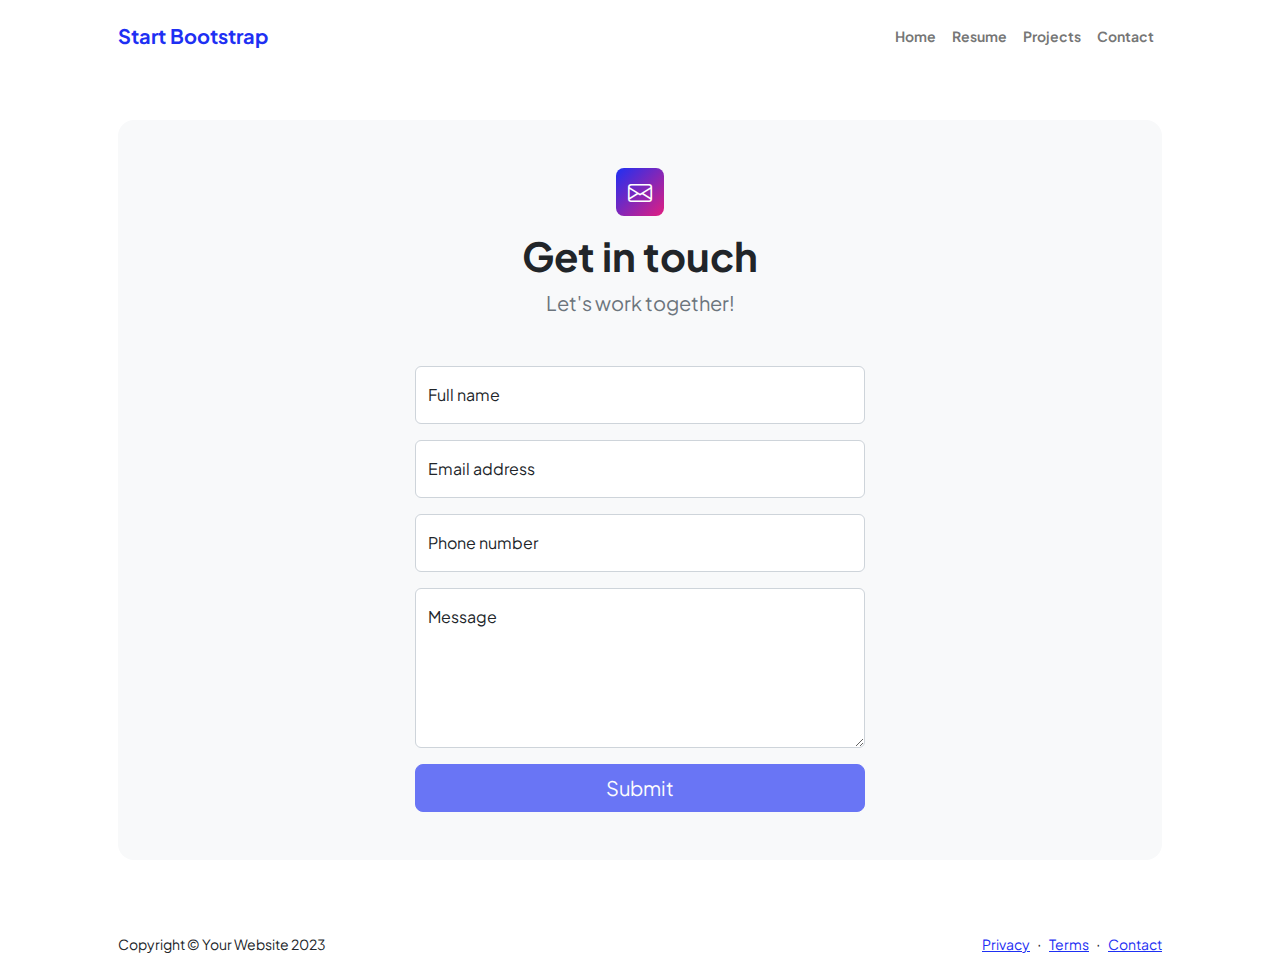
<file: contact.html>
<!DOCTYPE html>
<html lang="en">
    <head>
        <meta charset="utf-8" />
        <meta name="viewport" content="width=device-width, initial-scale=1, shrink-to-fit=no" />
        <meta name="description" content />
        <meta name="author" content />
        <title>Modern Business - Start Bootstrap Template</title>
        <!-- Favicon-->
        <link rel="icon" type="image/x-icon" href="assets/favicon.ico" />
        <!-- Custom Google font-->
        <link rel="preconnect" href="https://fonts.googleapis.com" />
        <link rel="preconnect" href="https://fonts.gstatic.com" crossorigin />
        <link href="https://fonts.googleapis.com/css2?family=Plus+Jakarta+Sans:wght@100;200;300;400;500;600;700;800;900&amp;display=swap" rel="stylesheet" />
        <!-- Bootstrap icons-->
        <link href="https://cdn.jsdelivr.net/npm/bootstrap-icons@1.8.1/font/bootstrap-icons.css" rel="stylesheet" />
        <!-- Core theme CSS (includes Bootstrap)-->
        <link href="css/styles.css" rel="stylesheet" />
    </head>
    <body class="d-flex flex-column">
        <main class="flex-shrink-0">
            <!-- Navigation-->
            <nav class="navbar navbar-expand-lg navbar-light bg-white py-3">
                <div class="container px-5">
                    <a class="navbar-brand" href="index.html"><span class="fw-bolder text-primary">Start Bootstrap</span></a>
                    <button class="navbar-toggler" type="button" data-bs-toggle="collapse" data-bs-target="#navbarSupportedContent" aria-controls="navbarSupportedContent" aria-expanded="false" aria-label="Toggle navigation"><span class="navbar-toggler-icon"></span></button>
                    <div class="collapse navbar-collapse" id="navbarSupportedContent">
                        <ul class="navbar-nav ms-auto mb-2 mb-lg-0 small fw-bolder">
                            <li class="nav-item"><a class="nav-link" href="index.html">Home</a></li>
                            <li class="nav-item"><a class="nav-link" href="resume.html">Resume</a></li>
                            <li class="nav-item"><a class="nav-link" href="projects.html">Projects</a></li>
                            <li class="nav-item"><a class="nav-link" href="contact.html">Contact</a></li>
                        </ul>
                    </div>
                </div>
            </nav>
            <!-- Page content-->
            <section class="py-5">
                <div class="container px-5">
                    <!-- Contact form-->
                    <div class="bg-light rounded-4 py-5 px-4 px-md-5">
                        <div class="text-center mb-5">
                            <div class="feature bg-primary bg-gradient-primary-to-secondary text-white rounded-3 mb-3"><i class="bi bi-envelope"></i></div>
                            <h1 class="fw-bolder">Get in touch</h1>
                            <p class="lead fw-normal text-muted mb-0">Let's work together!</p>
                        </div>
                        <div class="row gx-5 justify-content-center">
                            <div class="col-lg-8 col-xl-6">
                                <!-- * * * * * * * * * * * * * * *-->
                                <!-- * * SB Forms Contact Form * *-->
                                <!-- * * * * * * * * * * * * * * *-->
                                <!-- This form is pre-integrated with SB Forms.-->
                                <!-- To make this form functional, sign up at-->
                                <!-- https://startbootstrap.com/solution/contact-forms-->
                                <!-- to get an API token!-->
                                <form id="contactForm" data-sb-form-api-token="API_TOKEN">
                                    <!-- Name input-->
                                    <div class="form-floating mb-3">
                                        <input class="form-control" id="name" type="text" placeholder="Enter your name..." data-sb-validations="required" />
                                        <label for="name">Full name</label>
                                        <div class="invalid-feedback" data-sb-feedback="name:required">A name is required.</div>
                                    </div>
                                    <!-- Email address input-->
                                    <div class="form-floating mb-3">
                                        <input class="form-control" id="email" type="email" placeholder="name@example.com" data-sb-validations="required,email" />
                                        <label for="email">Email address</label>
                                        <div class="invalid-feedback" data-sb-feedback="email:required">An email is required.</div>
                                        <div class="invalid-feedback" data-sb-feedback="email:email">Email is not valid.</div>
                                    </div>
                                    <!-- Phone number input-->
                                    <div class="form-floating mb-3">
                                        <input class="form-control" id="phone" type="tel" placeholder="(123) 456-7890" data-sb-validations="required" />
                                        <label for="phone">Phone number</label>
                                        <div class="invalid-feedback" data-sb-feedback="phone:required">A phone number is required.</div>
                                    </div>
                                    <!-- Message input-->
                                    <div class="form-floating mb-3">
                                        <textarea class="form-control" id="message" type="text" placeholder="Enter your message here..." style="height: 10rem" data-sb-validations="required"></textarea>
                                        <label for="message">Message</label>
                                        <div class="invalid-feedback" data-sb-feedback="message:required">A message is required.</div>
                                    </div>
                                    <!-- Submit success message-->
                                    <!---->
                                    <!-- This is what your users will see when the form-->
                                    <!-- has successfully submitted-->
                                    <div class="d-none" id="submitSuccessMessage">
                                        <div class="text-center mb-3">
                                            <div class="fw-bolder">Form submission successful!</div>
                                            To activate this form, sign up at
                                            <br />
                                            <a href="https://startbootstrap.com/solution/contact-forms">https://startbootstrap.com/solution/contact-forms</a>
                                        </div>
                                    </div>
                                    <!-- Submit error message-->
                                    <!---->
                                    <!-- This is what your users will see when there is-->
                                    <!-- an error submitting the form-->
                                    <div class="d-none" id="submitErrorMessage"><div class="text-center text-danger mb-3">Error sending message!</div></div>
                                    <!-- Submit Button-->
                                    <div class="d-grid"><button class="btn btn-primary btn-lg disabled" id="submitButton" type="submit">Submit</button></div>
                                </form>
                            </div>
                        </div>
                    </div>
                </div>
            </section>
        </main>
        <!-- Footer-->
        <footer class="bg-white py-4 mt-auto">
            <div class="container px-5">
                <div class="row align-items-center justify-content-between flex-column flex-sm-row">
                    <div class="col-auto"><div class="small m-0">Copyright &copy; Your Website 2023</div></div>
                    <div class="col-auto">
                        <a class="small" href="#!">Privacy</a>
                        <span class="mx-1">&middot;</span>
                        <a class="small" href="#!">Terms</a>
                        <span class="mx-1">&middot;</span>
                        <a class="small" href="#!">Contact</a>
                    </div>
                </div>
            </div>
        </footer>
        <!-- Bootstrap core JS-->
        <script src="https://cdn.jsdelivr.net/npm/bootstrap@5.2.3/dist/js/bootstrap.bundle.min.js"></script>
        <!-- Core theme JS-->
        <script src="js/scripts.js"></script>
        <!-- * * * * * * * * * * * * * * * * * * * * * * * * * * * * * * * * * * * * * * * *-->
        <!-- * *                               SB Forms JS                               * *-->
        <!-- * * Activate your form at https://startbootstrap.com/solution/contact-forms * *-->
        <!-- * * * * * * * * * * * * * * * * * * * * * * * * * * * * * * * * * * * * * * * *-->
        <script src="https://cdn.startbootstrap.com/sb-forms-latest.js"></script>
    </body>
</html>
</file>
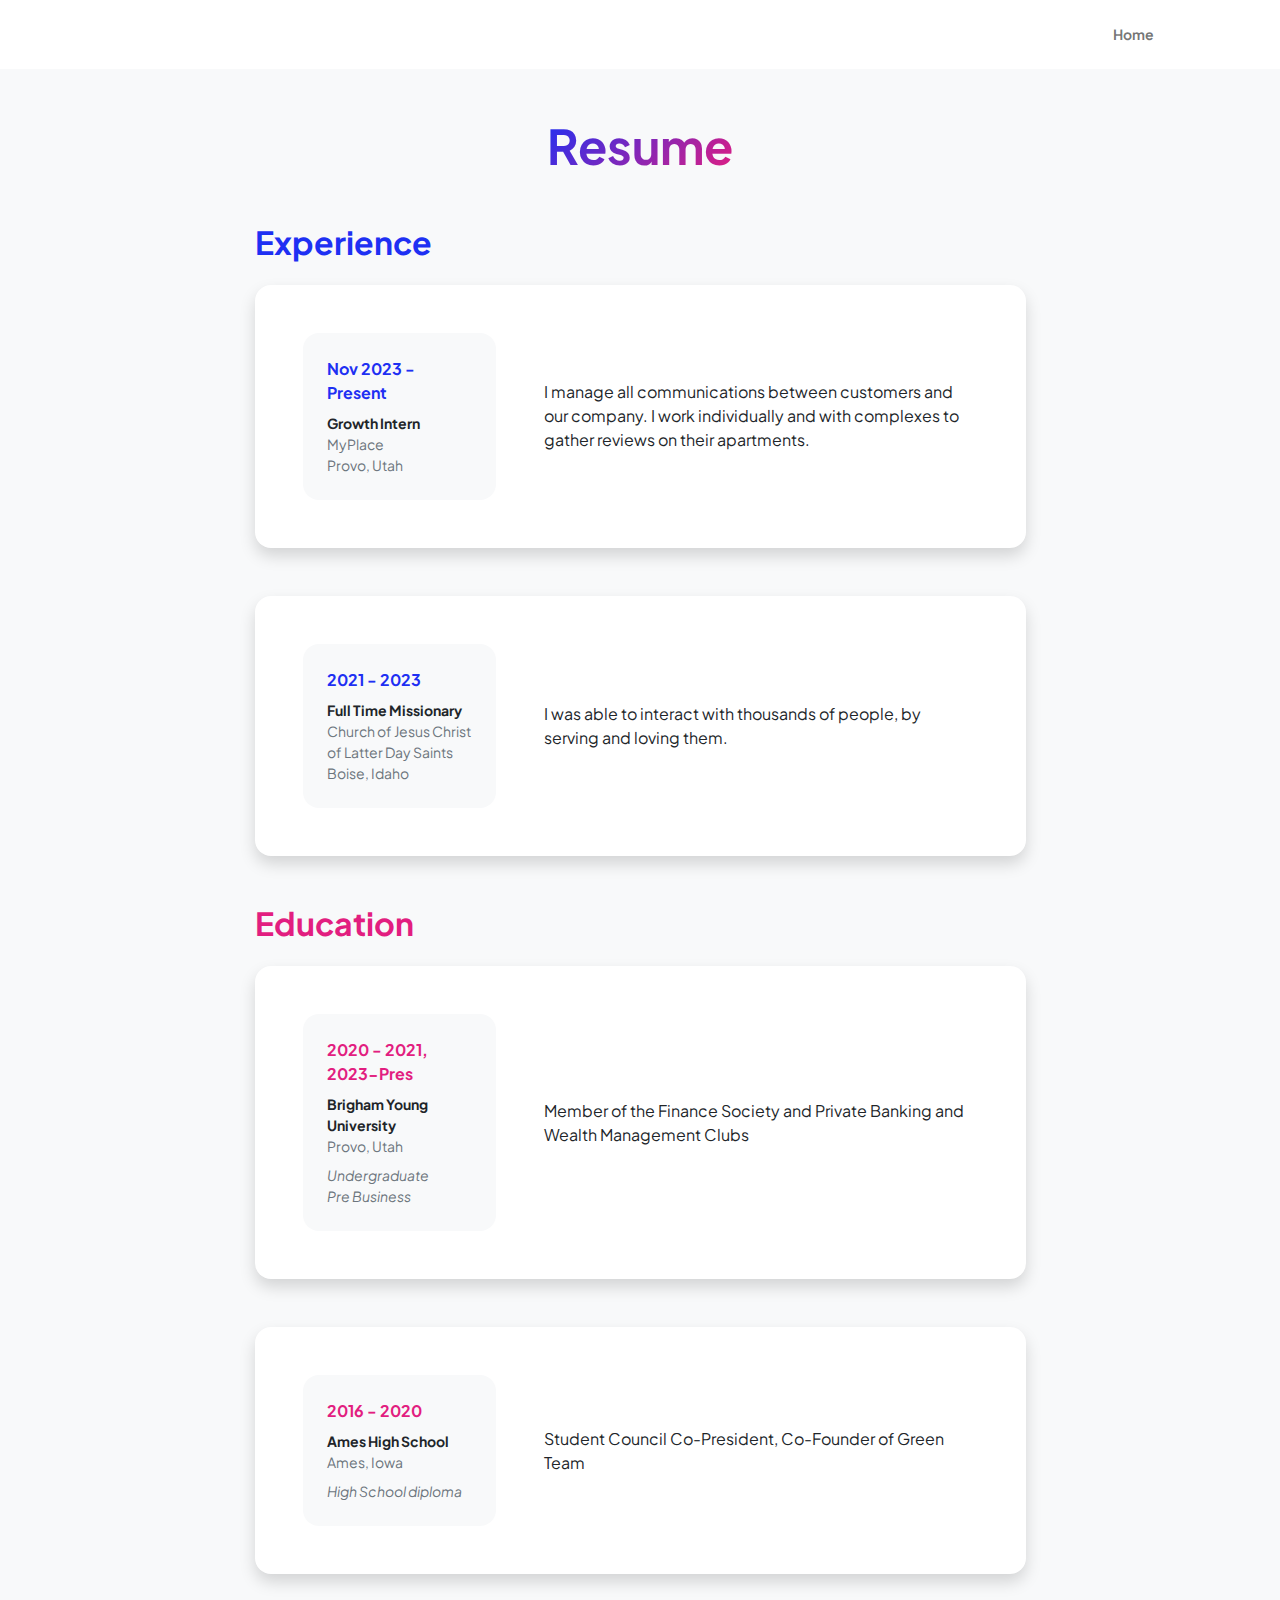
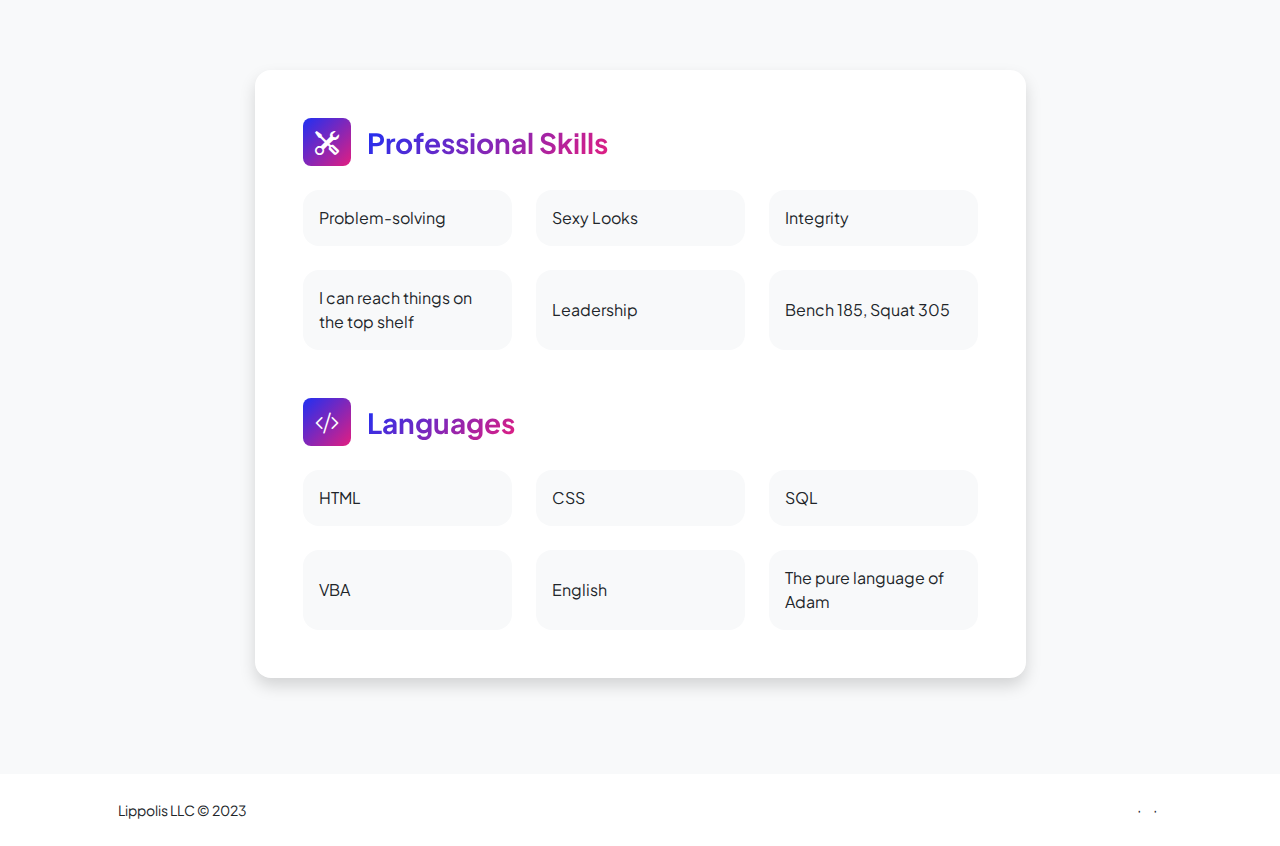
<file: resume.html>
<!DOCTYPE html>
<html lang="en">
    <head>
        <meta charset="utf-8" />
        <meta name="viewport" content="width=device-width, initial-scale=1, shrink-to-fit=no" />
        <meta name="description" content="" />
        <meta name="author" content="" />
        <title>Evan's Resume</title> 
        <!-- Favicon-->
        <link rel="icon" type="image/x-icon" href="assets/favicon.ico" />
        <!-- Custom Google font-->
        <link rel="preconnect" href="https://fonts.googleapis.com" />
        <link rel="preconnect" href="https://fonts.gstatic.com" crossorigin />
        <link href="https://fonts.googleapis.com/css2?family=Plus+Jakarta+Sans:wght@100;200;300;400;500;600;700;800;900&amp;display=swap" rel="stylesheet" />
        <!-- Bootstrap icons-->
        <link href="https://cdn.jsdelivr.net/npm/bootstrap-icons@1.8.1/font/bootstrap-icons.css" rel="stylesheet" />
        <!-- Core theme CSS (includes Bootstrap)-->
        <link href="css/styles.css" rel="stylesheet" />
    </head>
    <body class="d-flex flex-column h-100 bg-light">
        <main class="flex-shrink-0">
            <!-- Navigation-->
            <nav class="navbar navbar-expand-lg navbar-light bg-white py-3">
                <div class="container px-5">
                     <!-- <a class="navbar-brand" href="index.html"><span class="fw-bolder text-primary">Back to main page </span></a> -->
                    <button class="navbar-toggler" type="button" data-bs-toggle="collapse" data-bs-target="#navbarSupportedContent" aria-controls="navbarSupportedContent" aria-expanded="false" aria-label="Toggle navigation"><span class="navbar-toggler-icon"></span></button>
                    <div class="collapse navbar-collapse" id="navbarSupportedContent">
                        <ul class="navbar-nav ms-auto mb-2 mb-lg-0 small fw-bolder">
                            <li class="nav-item"><a class="nav-link" href="index.html">Home</a></li>
                            <!-- <li class="nav-item"><a class="nav-link" href="resume.html">Resume</a></li> -->
                            <!-- <li class="nav-item"><a class="nav-link" href="projects.html">Projects</a></li> -->
                            <!-- <li class="nav-item"><a class="nav-link" href="contact.html">Contact</a></li> -->
                        </ul>
                    </div>
                </div>
            </nav>
            <!-- Page Content-->
            <div class="container px-5 my-5">
                <div class="text-center mb-5">
                    <h1 class="display-5 fw-bolder mb-0"><span class="text-gradient d-inline">Resume</span></h1>
                </div>
                <div class="row gx-5 justify-content-center">
                    <div class="col-lg-11 col-xl-9 col-xxl-8">
                        <!-- Experience Section-->
                        <section>
                            <div class="d-flex align-items-center justify-content-between mb-4">
                                <h2 class="text-primary fw-bolder mb-0">Experience</h2>
                                <!-- Download resume button-->
                                <!-- Note: Set the link href target to a PDF file within your project-->
                                <!-- <a class="btn btn-primary px-4 py-3" href="#!"> -->
                                    <!-- <div class="d-inline-block bi bi-download me-2"></div> -->
                                    <!-- Download Resume -->
                                </a>
                            </div>
                            <!-- Experience Card 1-->
                            <div class="card shadow border-0 rounded-4 mb-5">
                                <div class="card-body p-5">
                                    <div class="row align-items-center gx-5">
                                        <div class="col text-center text-lg-start mb-4 mb-lg-0">
                                            <div class="bg-light p-4 rounded-4">
                                                <div class="text-primary fw-bolder mb-2">Nov 2023 - Present</div>
                                                <div class="small fw-bolder">Growth Intern</div>
                                                <div class="small text-muted">MyPlace</div>
                                                <div class="small text-muted">Provo, Utah</div>
                                            </div>
                                        </div>
                                        <div class="col-lg-8"><div>I manage all communications between customers and our company. I work individually and with complexes to gather reviews on their apartments.</div></div>
                                    </div>
                                </div>
                            </div>
                            <!-- Experience Card 2-->
                            <div class="card shadow border-0 rounded-4 mb-5">
                                <div class="card-body p-5">
                                    <div class="row align-items-center gx-5">
                                        <div class="col text-center text-lg-start mb-4 mb-lg-0">
                                            <div class="bg-light p-4 rounded-4">
                                                <div class="text-primary fw-bolder mb-2">2021 - 2023</div>
                                                <div class="small fw-bolder">Full Time Missionary</div>
                                                <div class="small text-muted">Church of Jesus Christ of Latter Day Saints</div>
                                                <div class="small text-muted">Boise, Idaho</div>
                                            </div>
                                        </div>
                                        <div class="col-lg-8"><div>I was able to interact with thousands of people, by serving and loving them.</div></div>
                                    </div>
                                </div>
                            </div>
                        </section>
                        <!-- Education Section-->
                        <section>
                            <h2 class="text-secondary fw-bolder mb-4">Education</h2>
                            <!-- Education Card 1-->
                            <div class="card shadow border-0 rounded-4 mb-5">
                                <div class="card-body p-5">
                                    <div class="row align-items-center gx-5">
                                        <div class="col text-center text-lg-start mb-4 mb-lg-0">
                                            <div class="bg-light p-4 rounded-4">
                                                <div class="text-secondary fw-bolder mb-2">2020 - 2021, 2023-Pres</div>
                                                <div class="mb-2">
                                                    <div class="small fw-bolder">Brigham Young University</div>
                                                    <div class="small text-muted">Provo, Utah</div>
                                                </div>
                                                <div class="fst-italic">
                                                    <div class="small text-muted">Undergraduate</div>
                                                    <div class="small text-muted">Pre Business</div>
                                                </div>
                                            </div>
                                        </div>
                                        <div class="col-lg-8"><div>Member of the Finance Society and Private Banking and Wealth Management Clubs</div></div>
                                    </div>
                                </div>
                            </div>
                            <!-- Education Card 2-->
                            <div class="card shadow border-0 rounded-4 mb-5">
                                <div class="card-body p-5">
                                    <div class="row align-items-center gx-5">
                                        <div class="col text-center text-lg-start mb-4 mb-lg-0">
                                            <div class="bg-light p-4 rounded-4">
                                                <div class="text-secondary fw-bolder mb-2">2016 - 2020</div>
                                                <div class="mb-2">
                                                    <div class="small fw-bolder">Ames High School</div>
                                                    <div class="small text-muted">Ames, Iowa</div>
                                                </div>
                                                <div class="fst-italic">
                                                    <div class="small text-muted">High School diploma</div>
                                                    <div class="small text-muted"></div>
                                                </div>
                                            </div>
                                        </div>
                                        <div class="col-lg-8"><div>Student Council Co-President, Co-Founder of Green Team<div></div>
                                    </div>
                                </div>
                            </div>
                        </section>
                        <!-- Divider-->
                        <div class="pb-5"></div>
                        <!-- Skills Section-->
                        <section>
                            <!-- Skillset Card-->
                            <div class="card shadow border-0 rounded-4 mb-5">
                                <div class="card-body p-5">
                                    <!-- Professional skills list-->
                                    <div class="mb-5">
                                        <div class="d-flex align-items-center mb-4">
                                            <div class="feature bg-primary bg-gradient-primary-to-secondary text-white rounded-3 me-3"><i class="bi bi-tools"></i></div>
                                            <h3 class="fw-bolder mb-0"><span class="text-gradient d-inline">Professional Skills</span></h3>
                                        </div>
                                        <div class="row row-cols-1 row-cols-md-3 mb-4">
                                            <div class="col mb-4 mb-md-0"><div class="d-flex align-items-center bg-light rounded-4 p-3 h-100">Problem-solving</div></div>
                                            <div class="col mb-4 mb-md-0"><div class="d-flex align-items-center bg-light rounded-4 p-3 h-100">Sexy Looks</div></div>
                                            <div class="col"><div class="d-flex align-items-center bg-light rounded-4 p-3 h-100">Integrity</div></div>
                                        </div>
                                        <div class="row row-cols-1 row-cols-md-3">
                                            <div class="col mb-4 mb-md-0"><div class="d-flex align-items-center bg-light rounded-4 p-3 h-100">I can reach things on the top shelf</div></div>
                                            <div class="col mb-4 mb-md-0"><div class="d-flex align-items-center bg-light rounded-4 p-3 h-100">Leadership</div></div>
                                            <div class="col"><div class="d-flex align-items-center bg-light rounded-4 p-3 h-100">Bench 185, Squat 305</div></div>
                                        </div>
                                    </div>
                                    <!-- Languages list-->
                                    <div class="mb-0">
                                        <div class="d-flex align-items-center mb-4">
                                            <div class="feature bg-primary bg-gradient-primary-to-secondary text-white rounded-3 me-3"><i class="bi bi-code-slash"></i></div>
                                            <h3 class="fw-bolder mb-0"><span class="text-gradient d-inline">Languages</span></h3>
                                        </div>
                                        <div class="row row-cols-1 row-cols-md-3 mb-4">
                                            <div class="col mb-4 mb-md-0"><div class="d-flex align-items-center bg-light rounded-4 p-3 h-100">HTML</div></div>
                                            <div class="col mb-4 mb-md-0"><div class="d-flex align-items-center bg-light rounded-4 p-3 h-100">CSS</div></div>
                                            <div class="col"><div class="d-flex align-items-center bg-light rounded-4 p-3 h-100">SQL</div></div>
                                        </div>
                                        <div class="row row-cols-1 row-cols-md-3">
                                            <div class="col mb-4 mb-md-0"><div class="d-flex align-items-center bg-light rounded-4 p-3 h-100">VBA</div></div>
                                            <div class="col mb-4 mb-md-0"><div class="d-flex align-items-center bg-light rounded-4 p-3 h-100">English</div></div>
                                            <div class="col"><div class="d-flex align-items-center bg-light rounded-4 p-3 h-100">The pure language of Adam</div></div>
                                        </div>
                                    </div>
                                </div>
                            </div>
                        </section>
                    </div>
                </div>
            </div>
        </main>
        <!-- Footer-->
        <footer class="bg-white py-4 mt-auto">
            <div class="container px-5">
                <div class="row align-items-center justify-content-between flex-column flex-sm-row">
                    <div class="col-auto"><div class="small m-0">Lippolis LLC &copy;  2023</div></div>
                   <div class="col-auto"> 
                        <!-- <a class="small" href="#!">Privacy</a> -->
                        <span class="mx-1">&middot;</span>
                        <!-- <a class="small" href="#!">Terms</a> -->
                        <span class="mx-1">&middot;</span>
                        <!-- <a class="small" href="#!">Contact</a> -->
                    </div>
                </div>
            </div>
        </footer>
        <!-- Bootstrap core JS-->
        <script src="https://cdn.jsdelivr.net/npm/bootstrap@5.2.3/dist/js/bootstrap.bundle.min.js"></script>
        <!-- Core theme JS-->
        <script src="js/scripts.js"></script>
    </body>
</html>
</file>
